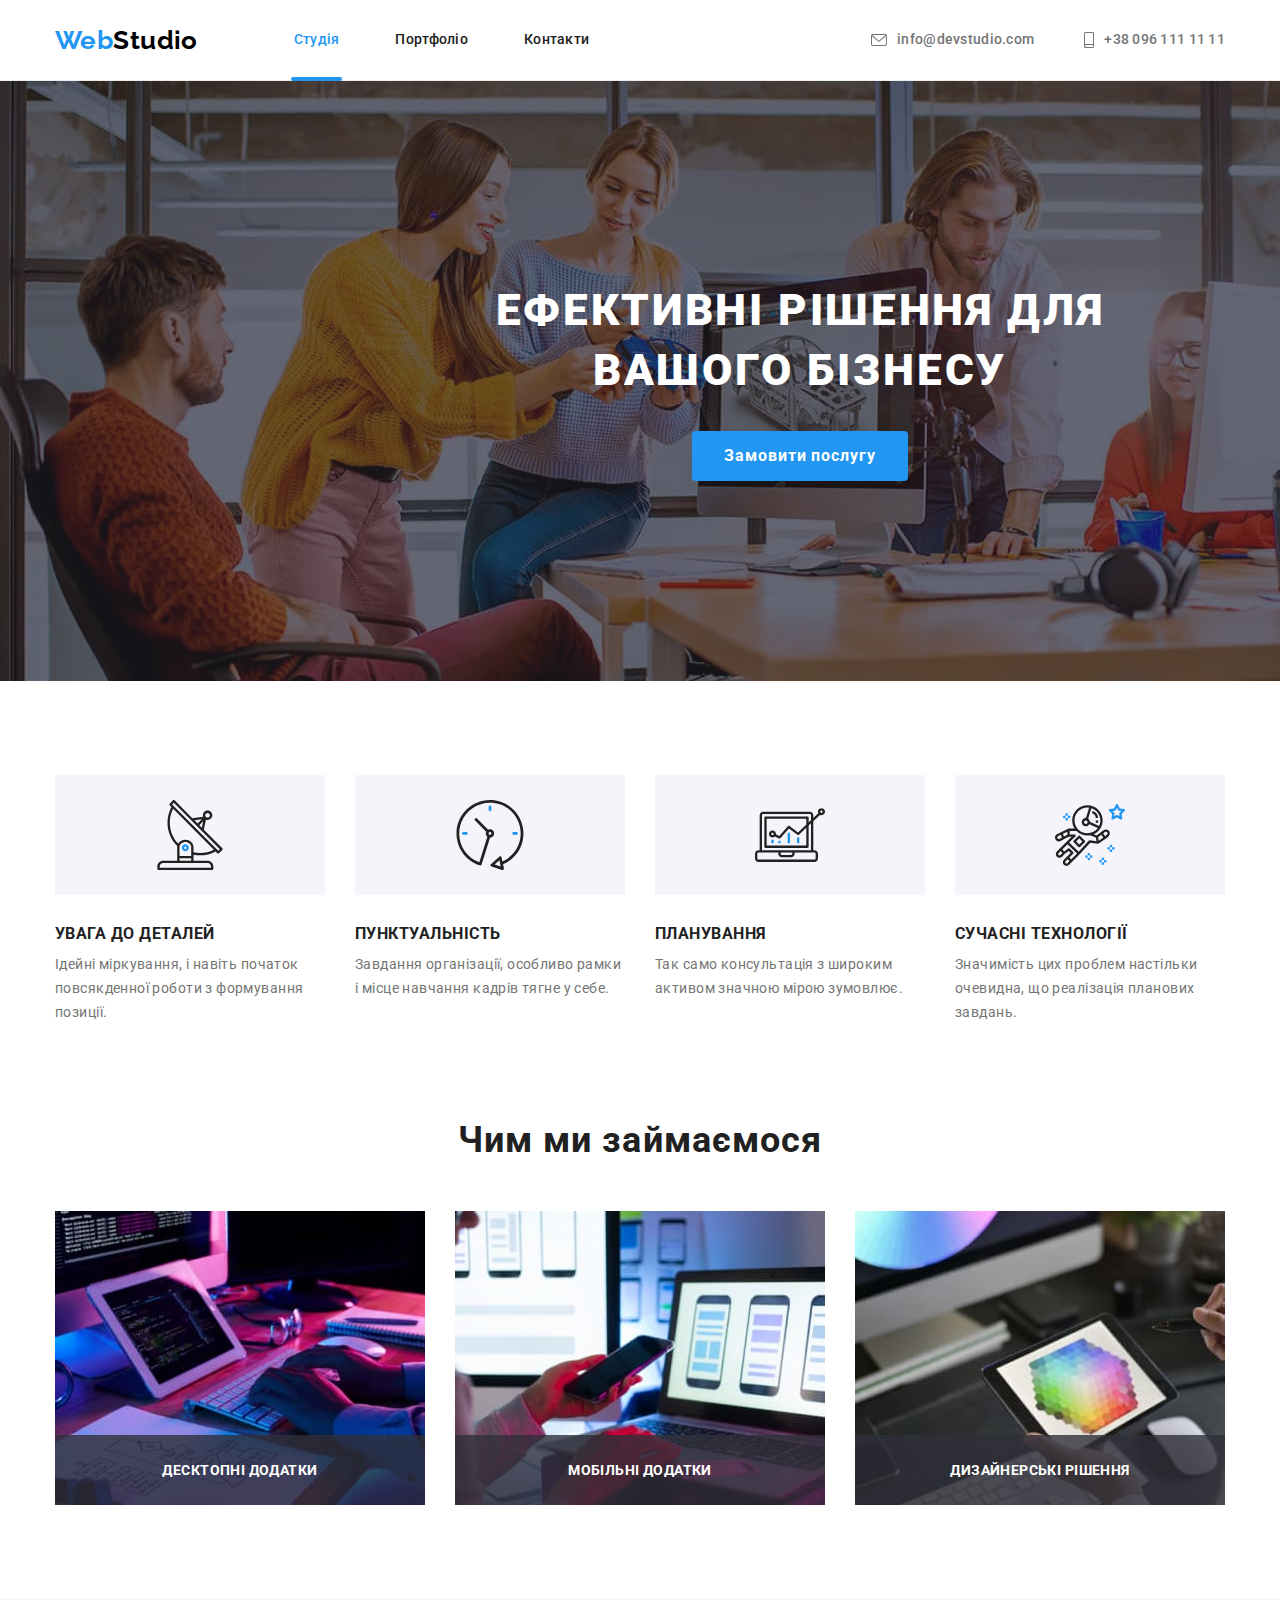
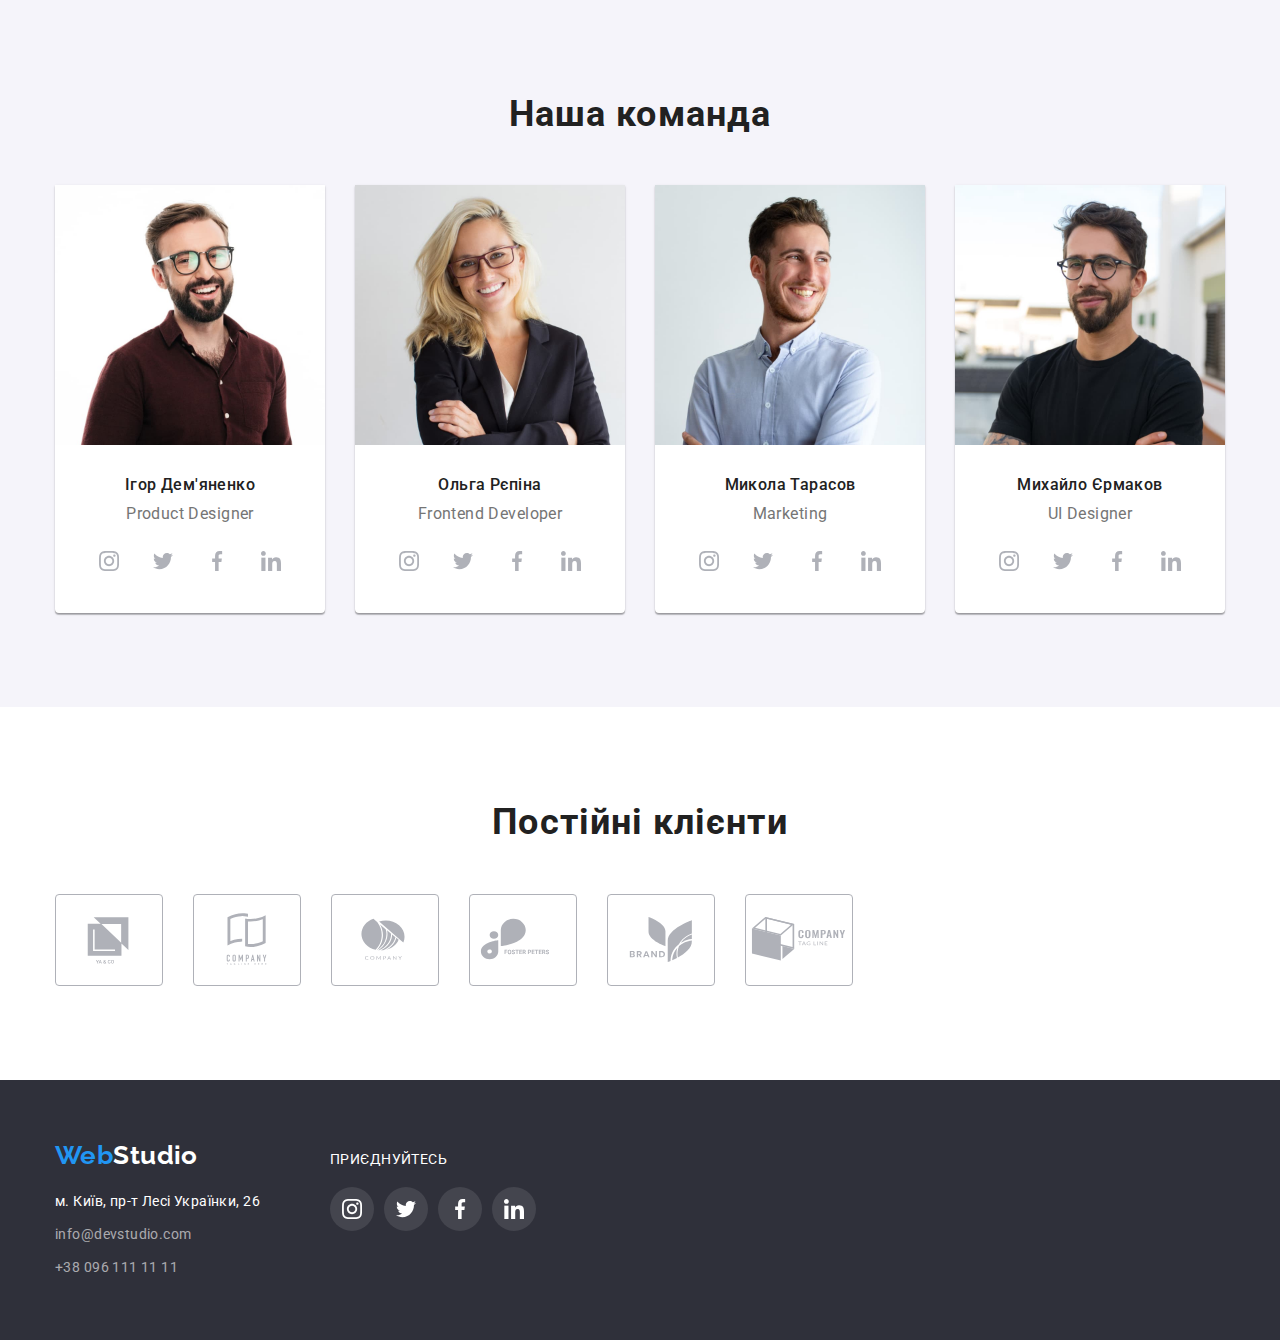
<file: index.html>
<!DOCTYPE html>
<html lang="uk">
  <head>
    <meta charset="UTF-8" />
    <meta http-equiv="X-UA-Compatible" content="IE=edge" />
    <meta name="viewport" content="width=device-width, initial-scale=1.0" />
    <title>Веб студія</title>
    <link rel="preconnect" href="https://fonts.googleapis.com" />
    <link rel="preconnect" href="https://fonts.gstatic.com" crossorigin />
    <link href="https://fonts.googleapis.com/css2?family=Raleway:wght@700&family=Roboto:wght@400;500;700;900&display=swap" rel="stylesheet" />
    <link rel="stylesheet" href="https://cdnjs.cloudflare.com/ajax/libs/modern-normalize/1.1.0/modern-normalize.min.css" />
    <link rel="stylesheet" href="./css/styles.css" />
  </head>
  <body class="page">
    <!--Верхня лінія-->
    <header class="head">
      <div class="line container">
        <nav class="nav-site">
          <a class="link logo" href="./index.html" lang="en">Web<span class="logo-header">Studio</span></a>
          <ul class="list-nav list">
            <li class="item">
              <a class="current link" href="./index.html">Студія</a>
            </li>
            <li class="item">
              <a class="link" href="./portfolio.html">Портфоліо</a>
            </li>
            <li class="item">
              <a class="link" href="#">Контакти</a>
            </li>
          </ul>
        </nav>
        <ul class="contacts-header list">
          <li class="item">
            <a class="link" href="mailto:info@devstudio.com" target="_blank" rel="noopener noreferrer nofollow">
              <svg aria-label="іконка конверту" class="contacts-mail-icon" width="16" height="12">
                <use href="./imeges/symbol-defs.svg#icon-envelope"></use>
              </svg>
              info@devstudio.com</a
            >
          </li>
          <li class="item">
            <a class="link" href="tel:+380961111111" target="_blank" rel="noopener noreferrer nofollow">
              <svg aria-label="іконка телефону" class="contacts-tel-icon" width="10" height="16">
                <use href="./imeges/symbol-defs.svg#icon-smartphone"></use>
              </svg>
              +38 096 111 11 11</a
            >
          </li>
        </ul>
      </div>
    </header>
    <main>
      <!--Шапка-->
      <section class="hat-site">
        <h1 class="title">Ефективні рішення для вашого бізнесу</h1>
        <button type="button" class="button" data-modal-open>Замовити послугу</button>
      </section>
      <!-- Особливості -->
      <section class="section">
        <div class="container">
          <h2 class="title visually-hidden">Особливості</h2>
          <ul class="our-features list">
            <li class="item">
              <div class="features-icon-box">
                <svg aria-label="іконка антени" class="features-icon">
                  <use href="./imeges/symbol-defs.svg#icon-antenna"></use>
                </svg>
              </div>
              <h3 class="our-features-title">Увага до деталей</h3>
              <p class="our-features-text">Ідейні міркування, і навіть початок повсякденної роботи з формування позиції.</p>
            </li>
            <li class="item">
              <div class="features-icon-box">
                <svg aria-label="іконка годинника" class="features-icon">
                  <use href="./imeges/symbol-defs.svg#icon-clock"></use>
                </svg>
              </div>
              <h3 class="our-features-title">Пунктуальність</h3>
              <p class="our-features-text">Завдання організації, особливо рамки і місце навчання кадрів тягне у себе.</p>
            </li>
            <li class="item">
              <div class="features-icon-box">
                <svg aria-label="іконка діаграми" class="features-icon">
                  <use href="./imeges/symbol-defs.svg#icon-diagram"></use>
                </svg>
              </div>
              <h3 class="our-features-title">Планування</h3>
              <p class="our-features-text">Так само консультація з широким активом значною мірою зумовлює.</p>
            </li>
            <li class="item">
              <div class="features-icon-box">
                <svg aria-label="іконка астронавта" class="features-icon">
                  <use href="./imeges/symbol-defs.svg#icon-astronaut"></use>
                </svg>
              </div>
              <h3 class="our-features-title">Сучасні технології</h3>
              <p class="our-features-text">Значимість цих проблем настільки очевидна, що реалізація планових завдань.</p>
            </li>
          </ul>
        </div>
      </section>
      <!--Чим займаємось-->
      <section class="occupation section">
        <div class="container">
          <h2 class="title">Чим ми займаємося</h2>
          <ul class="our-occupation list">
            <li class="item">
              <div class="our-occupation-box">
                <img src="./imeges/box1.jpg" alt="людина працює за комп'ютером" width="370" />
                <p class="text">Десктопні додатки</p>
              </div>
            </li>
            <li class="item">
              <div class="our-occupation-box">
                <img src="./imeges/box2.jpg" alt="людина з телефоном працює за комп'ютером" width="370" />
                <p class="text">Мобільні додатки</p>
              </div>
            </li>
            <li class="item">
              <div class="our-occupation-box">
                <img src="./imeges/box3.jpg" alt="людина працює з планшетом" width="370" />
                <p class="text">Дизайнерські рішення</p>
              </div>
            </li>
          </ul>
        </div>
      </section>
      <!--Наша команда-->
      <section class="our-team section">
        <div class="container">
          <h2 class="title">Наша команда</h2>
          <ul class="our-team-list list">
            <li class="item list-team">
              <img src="./imeges/img1.jpg" alt="Ігор Дем'яненко" width="270" />
              <div class="nave-position">
                <h3 class="name">Ігор Дем'яненко</h3>
                <p class="job-title" lang="en">Product Designer</p>
                <ul class="social-list list">
                  <li class="social-list-item">
                    <a class="social-list-link" href=""
                      ><svg aria-label="іконка інстаграму" class="social-list-icon" width="20" height="20">
                        <use href="./imeges/symbol-defs.svg#icon-instagram"></use></svg
                    ></a>
                  </li>
                  <li class="social-list-item">
                    <a class="social-list-link" href=""
                      ><svg aria-label="іконка твітеру" class="social-list-icon" width="20" height="20">
                        <use href="./imeges/symbol-defs.svg#icon-twitter"></use></svg
                    ></a>
                  </li>
                  <li class="social-list-item">
                    <a class="social-list-link" href=""
                      ><svg aria-label="іконка фейсбуку" class="social-list-icon" width="20" height="20">
                        <use href="./imeges/symbol-defs.svg#icon-facebook"></use></svg
                    ></a>
                  </li>
                  <li class="social-list-item">
                    <a class="social-list-link" href=""
                      ><svg aria-label="іконка лінкедіну" class="social-list-icon" width="20" height="20">
                        <use href="./imeges/symbol-defs.svg#icon-linkedin"></use></svg
                    ></a>
                  </li>
                </ul>
              </div>
            </li>

            <li class="item list-team">
              <img src="./imeges/img2.jpg" alt="Ольга Рєпіна" width="270" />
              <div class="nave-position">
                <h3 class="name">Ольга Рєпіна</h3>
                <p class="job-title" lang="en">Frontend Developer</p>
                <ul class="social-list list">
                  <li class="social-list-item">
                    <a class="social-list-link" href=""
                      ><svg aria-label="іконка інстаграму" class="social-list-icon" width="20" height="20">
                        <use href="./imeges/symbol-defs.svg#icon-instagram"></use></svg
                    ></a>
                  </li>
                  <li class="social-list-item">
                    <a class="social-list-link" href=""
                      ><svg aria-label="іконка твітеру" class="social-list-icon" width="20" height="20">
                        <use href="./imeges/symbol-defs.svg#icon-twitter"></use></svg
                    ></a>
                  </li>
                  <li class="social-list-item">
                    <a class="social-list-link" href=""
                      ><svg aria-label="іконка фейсбуку" class="social-list-icon" width="20" height="20">
                        <use href="./imeges/symbol-defs.svg#icon-facebook"></use></svg
                    ></a>
                  </li>
                  <li class="social-list-item">
                    <a class="social-list-link" href=""
                      ><svg aria-label="іконка лінкедіну" class="social-list-icon" width="20" height="20">
                        <use href="./imeges/symbol-defs.svg#icon-linkedin"></use></svg
                    ></a>
                  </li>
                </ul>
              </div>
            </li>

            <li class="item list-team">
              <img src="./imeges/img3.jpg" alt="Микола Тарасов" width="270" />
              <div class="nave-position">
                <h3 class="name">Микола Тарасов</h3>
                <p class="job-title" lang="en">Marketing</p>
                <ul class="social-list list">
                  <li class="social-list-item">
                    <a class="social-list-link" href=""
                      ><svg aria-label="іконка інстаграму" class="social-list-icon" width="20" height="20">
                        <use href="./imeges/symbol-defs.svg#icon-instagram"></use></svg
                    ></a>
                  </li>
                  <li class="social-list-item">
                    <a class="social-list-link" href=""
                      ><svg aria-label="іконка твітеру" class="social-list-icon" width="20" height="20">
                        <use href="./imeges/symbol-defs.svg#icon-twitter"></use></svg
                    ></a>
                  </li>
                  <li class="social-list-item">
                    <a class="social-list-link" href=""
                      ><svg aria-label="іконка фейсбуку" class="social-list-icon" width="20" height="20">
                        <use href="./imeges/symbol-defs.svg#icon-facebook"></use></svg
                    ></a>
                  </li>
                  <li class="social-list-item">
                    <a class="social-list-link" href=""
                      ><svg aria-label="іконка лінкедіну" class="social-list-icon" width="20" height="20">
                        <use href="./imeges/symbol-defs.svg#icon-linkedin"></use></svg
                    ></a>
                  </li>
                </ul>
              </div>
            </li>

            <li class="item list-team">
              <img src="./imeges/img4.jpg" alt="Михайло Єрмаков" width="270" />
              <div class="nave-position">
                <h3 class="name">Михайло Єрмаков</h3>
                <p class="job-title" lang="en">UI Designer</p>
                <ul class="social-list list">
                  <li class="social-list-item">
                    <a class="social-list-link" href=""
                      ><svg aria-label="іконка інстаграму" class="social-list-icon" width="20" height="20">
                        <use href="./imeges/symbol-defs.svg#icon-instagram"></use></svg
                    ></a>
                  </li>
                  <li class="social-list-item">
                    <a class="social-list-link" href=""
                      ><svg aria-label="іконка твітеру" class="social-list-icon" width="20" height="20">
                        <use href="./imeges/symbol-defs.svg#icon-twitter"></use></svg
                    ></a>
                  </li>
                  <li class="social-list-item">
                    <a class="social-list-link" href=""
                      ><svg aria-label="іконка фейсбуку" class="social-list-icon" width="20" height="20">
                        <use href="./imeges/symbol-defs.svg#icon-facebook"></use></svg
                    ></a>
                  </li>
                  <li class="social-list-item">
                    <a class="social-list-link" href=""
                      ><svg aria-label="іконка лінкедіну" class="social-list-icon" width="20" height="20">
                        <use href="./imeges/symbol-defs.svg#icon-linkedin"></use></svg
                    ></a>
                  </li>
                </ul>
              </div>
            </li>
          </ul>
        </div>
      </section>
      <!-- Постійні клієнти -->
      <section class="customers section">
        <div class="container">
          <h2 class="title">Постійні клієнти</h2>
          <ul class="customers-list list">
            <li class="customers-item">
              <a href="" class="customers-link link">
                <svg aria-label="іконка компанії 1" class="customers-link-icon" width="106" height="60">
                  <use href="./imeges/symbol-defs.svg#icon-company-1"></use>
                </svg>
              </a>
            </li>
            <li class="customers-item">
              <a href="" class="customers-link">
                <svg aria-label="іконка компанії 2" class="customers-link-icon" width="106" height="60">
                  <use href="./imeges/symbol-defs.svg#icon-company-2"></use>
                </svg>
              </a>
            </li>
            <li class="customers-item">
              <a href="" class="customers-link">
                <svg aria-label="іконка компанії 3" class="customers-link-icon" width="106" height="60">
                  <use href="./imeges/symbol-defs.svg#icon-company-3"></use>
                </svg>
              </a>
            </li>
            <li class="customers-item">
              <a href="" class="customers-link">
                <svg aria-label="іконка компанії 4" class="customers-link-icon" width="106" height="60">
                  <use href="./imeges/symbol-defs.svg#icon-company-4"></use>
                </svg>
              </a>
            </li>
            <li class="customers-item">
              <a href="" class="customers-link">
                <svg aria-label="іконка компанії 5" class="customers-link-icon" width="106" height="60">
                  <use href="./imeges/symbol-defs.svg#icon-company-5"></use>
                </svg>
              </a>
            </li>
            <li class="customers-item">
              <a href="" class="customers-link">
                <svg aria-label="іконка компанії 6" class="customers-link-icon" width="106" height="60">
                  <use href="./imeges/symbol-defs.svg#icon-company-6"></use>
                </svg>
              </a>
            </li>
          </ul>
        </div>
      </section>
    </main>
    <!--Підвал-->
    <footer class="footer">
      <div class="footer-container container">
        <div class="address-box">
          <a class="link logo" href="./index.html" lang="en">Web<span class="logo-footer">Studio</span></a>
          <address class="address">
            <ul class="list">
              <li class="address-item">
                <a class="link-address link" href="https://goo.gl/maps/CPtrU1FHBa2aNyZL9" target="_blank" rel="noopener noreferrer nofollow"
                  >м. Київ, пр-т Лесі Українки, 26</a
                >
              </li>
              <li class="contacts-item">
                <a class="link-contacts link" href="mailto:info@devstudio.com">info@devstudio.com</a>
              </li>
              <li class="contacts-item">
                <a class="link-contacts link" href="tel:+380961111111">+38 096 111 11 11</a>
              </li>
            </ul>
          </address>
        </div>

        <div class="social-footer">
          <p class="social-text-footer">приєднуйтесь</p>
          <ul class="social-list-footer list">
            <li class="social-item-footer">
              <a class="social-link-footer" href=""
                ><svg aria-label="іконка інстаграму" class="social-icon-footer" width="20" height="20">
                  <use href="./imeges/symbol-defs.svg#icon-instagram"></use></svg
              ></a>
            </li>
            <li class="social-item-footer">
              <a class="social-link-footer" href=""
                ><svg aria-label="іконка твітеру" class="social-icon-footer" width="20" height="20">
                  <use href="./imeges/symbol-defs.svg#icon-twitter"></use></svg
              ></a>
            </li>
            <li class="social-item-footer">
              <a class="social-link-footer" href=""
                ><svg aria-label="іконка фейсбуку" class="social-icon-footer" width="20" height="20">
                  <use href="./imeges/symbol-defs.svg#icon-facebook"></use></svg
              ></a>
            </li>
            <li class="social-item-footer">
              <a class="social-link-footer" href=""
                ><svg aria-label="іконка лінкедіну" class="social-icon-footer" width="20" height="20">
                  <use href="./imeges/symbol-defs.svg#icon-linkedin"></use></svg
              ></a>
            </li>
          </ul>
        </div>
      </div>
    </footer>
    <div class="backdrop is-hidden" data-modal>
      <div class="modal">
        <button class="button" type="button" data-modal-close>
          <svg aria-label="іконка закриття" class="close-ikon" width="18" height="18">
            <use href="./imeges/symbol-defs.svg#icon-close"></use>
          </svg>
        </button>
      </div>
    </div>
    <script src="./js/modal.js"></script>
  </body>
</html>
</file>
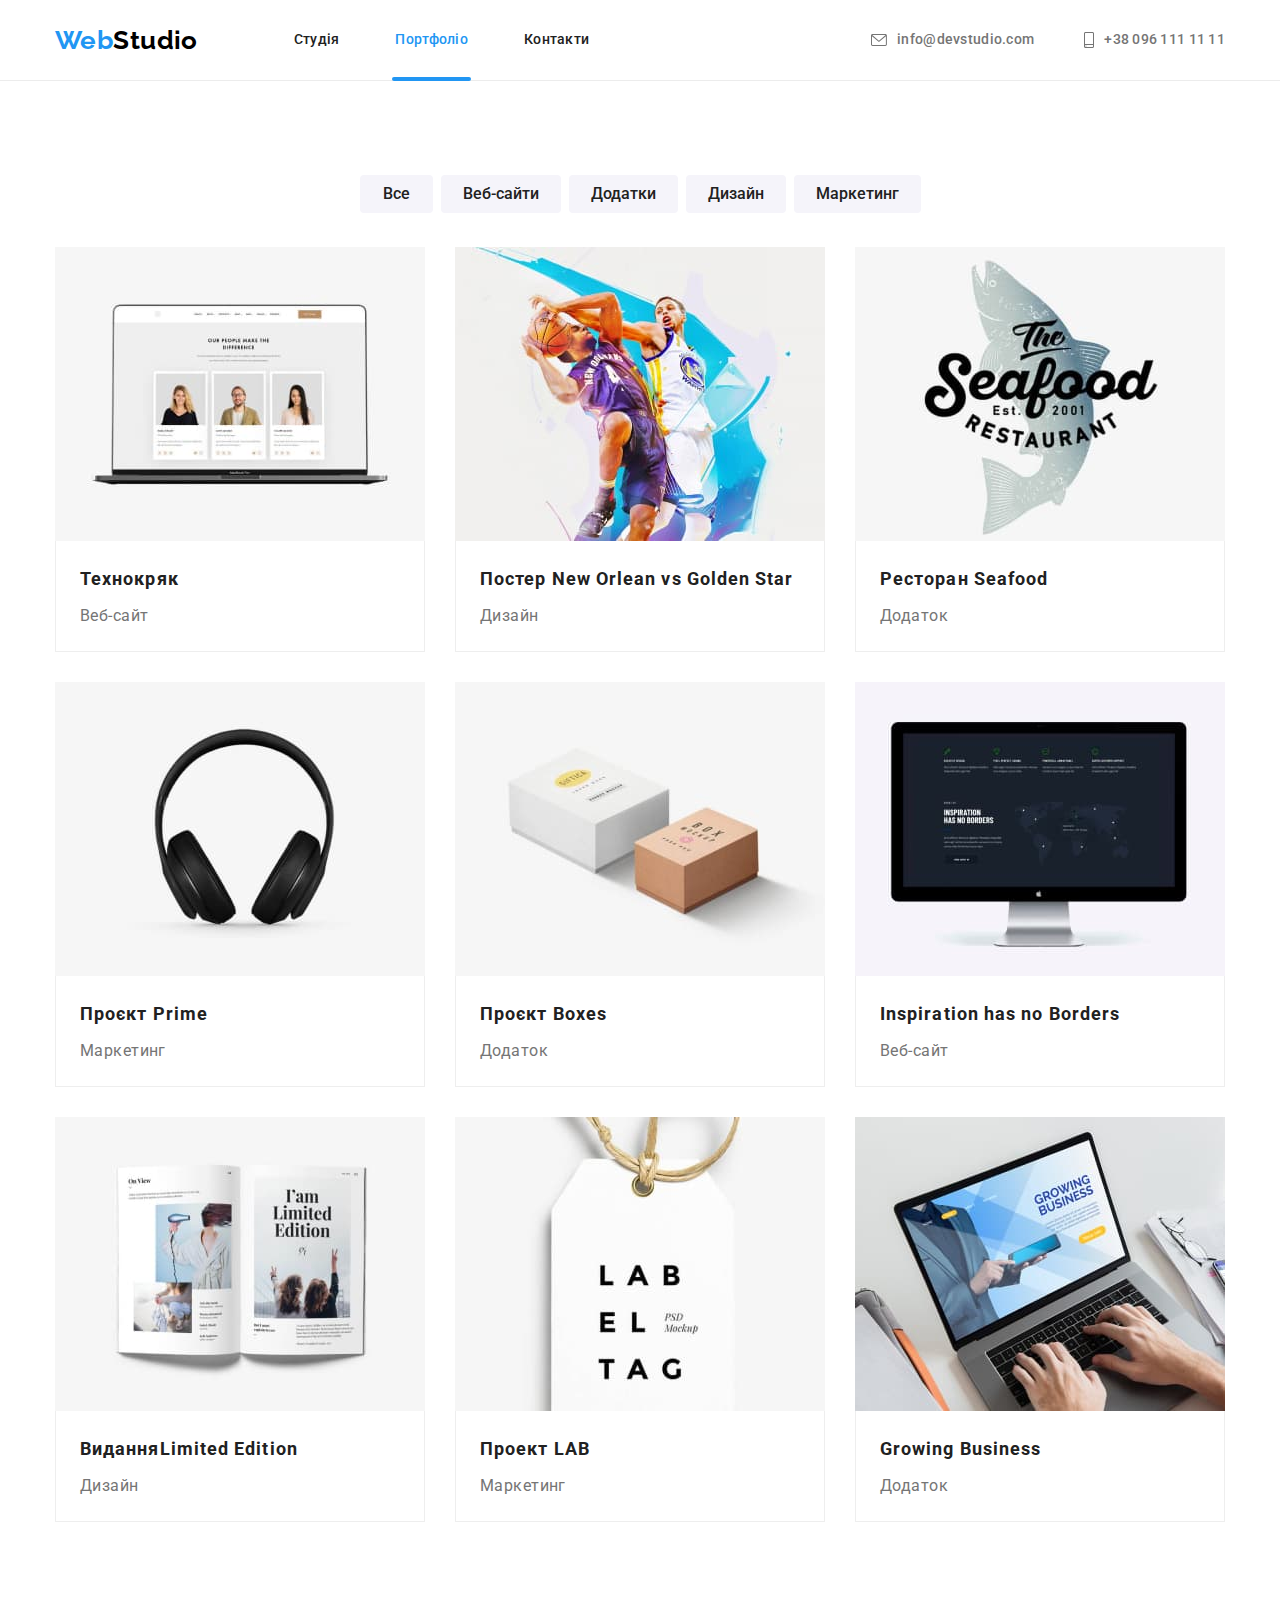
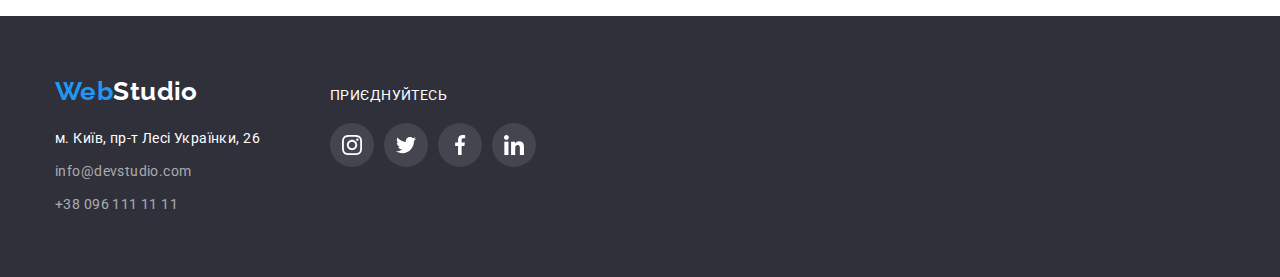
<file: portfolio.html>
<!DOCTYPE html>
<html lang="uk">
  <head>
    <meta charset="UTF-8" />
    <meta http-equiv="X-UA-Compatible" content="IE=edge" />
    <meta name="viewport" content="width=device-width, initial-scale=1.0" />
    <title>Портфоліо</title>
    <link rel="preconnect" href="https://fonts.googleapis.com" />
    <link rel="preconnect" href="https://fonts.gstatic.com" crossorigin />
    <link href="https://fonts.googleapis.com/css2?family=Raleway:wght@700&family=Roboto:wght@400;500;700;900&display=swap" rel="stylesheet" />
    <link rel="stylesheet" href="https://cdnjs.cloudflare.com/ajax/libs/modern-normalize/1.1.0/modern-normalize.min.css" />
    <link rel="stylesheet" href="./css/styles.css" />
  </head>
  <body class="page">
    <!--Верхня лінія-->
    <header class="head">
      <div class="line container">
        <nav class="nav-site">
          <a class="link logo" href="./index.html" lang="en">Web<span class="logo-header">Studio</span></a>
          <ul class="list-nav list">
            <li class="item">
              <a class="link" href="./index.html">Студія</a>
            </li>
            <li class="item">
              <a class="link current" href="./portfolio.html">Портфоліо</a>
            </li>
            <li class="item">
              <a class="link" href="#">Контакти</a>
            </li>
          </ul>
        </nav>
        <ul class="contacts-header list">
          <li class="item">
            <a class="link" href="mailto:info@devstudio.com" target="_blank" rel="noopener noreferrer nofollow">
              <svg aria-label="іконка конверту" class="contacts-mail-icon" width="16" height="12">
                <use href="./imeges/symbol-defs.svg#icon-envelope"></use>
              </svg>
              info@devstudio.com</a
            >
          </li>
          <li class="item">
            <a class="link" href="tel:+380961111111" target="_blank" rel="noopener noreferrer nofollow">
              <svg aria-label="іконка телефону" class="contacts-tel-icon" width="10" height="16">
                <use href="./imeges/symbol-defs.svg#icon-smartphone"></use>
              </svg>
              +38 096 111 11 11</a
            >
          </li>
        </ul>
      </div>
    </header>
    <!--Портфоліо-->
    <main>
      <section class="portfolio section">
        <div class="container">
          <h1 class="title visually-hidden">Портфоліо</h1>
          <ul class="menu list">
            <li class="item"><button class="button" type="button">Все</button></li>
            <li class="item"><button class="button" type="button">Веб-сайти</button></li>
            <li class="item"><button class="button" type="button">Додатки</button></li>
            <li class="item"><button class="button" type="button">Дизайн</button></li>
            <li class="item"><button class="button" type="button">Маркетинг</button></li>
          </ul>
          <ul class="work list">
            <a href="" class="work-link link">
              <li class="item">
                <div class="work-link-box">
                  <img src="./imeges/portfolio/img1.jpg" alt="Відкритий ноутбук" width="370" />
                  <p class="overlay">
                    Ресурс пропонує комплексні пропозиції з різним рівнем функціоналу та сервісів. Все це дозволить відвідувачу отримати вичерпні
                    відомості про компанію чи приватну особу.
                  </p>
                </div>
                <div class="description">
                  <h2 class="work-title">Технокряк</h2>
                  <p class="work-text">Веб-сайт</p>
                </div>
              </li>
            </a>

            <a href="" class="work-link link">
              <li class="item">
                <div class="work-link-box">
                  <img src="./imeges/portfolio/img2.jpg" alt="Боротьба баскетболістів" width="370" />
                  <p class="overlay">
                    Ресурс пропонує комплексні пропозиції з різним рівнем функціоналу та сервісів. Все це дозволить відвідувачу отримати вичерпні
                    відомості про компанію чи приватну особу.
                  </p>
                </div>
                <div class="description">
                  <h2 class="work-title">Постер <span lang="en">New Orlean vs Golden Star</span></h2>
                  <p class="work-text">Дизайн</p>
                </div>
              </li>
            </a>

            <a href="" class="work-link link">
              <li class="item">
                <div class="work-link-box">
                  <img src="./imeges/portfolio/img3.jpg" alt="Логотип ресторану" width="370" />
                  <p class="overlay">
                    Ресурс пропонує комплексні пропозиції з різним рівнем функціоналу та сервісів. Все це дозволить відвідувачу отримати вичерпні
                    відомості про компанію чи приватну особу.
                  </p>
                </div>
                <div class="description">
                  <h2 class="work-title">Ресторан <span lang="en">Seafood</span></h2>
                  <p class="work-text">Додаток</p>
                </div>
              </li>
            </a>

            <a href="" class="work-link link">
              <li class="item">
                <div class="work-link-box">
                  <img src="./imeges/portfolio/img4.jpg" alt="Навушники" width="370" />
                  <p class="overlay">
                    Ресурс пропонує комплексні пропозиції з різним рівнем функціоналу та сервісів. Все це дозволить відвідувачу отримати вичерпні
                    відомості про компанію чи приватну особу.
                  </p>
                </div>
                <div class="description">
                  <h2 class="work-title">Проєкт <span lang="en">Prime</span></h2>
                  <p class="work-text">Маркетинг</p>
                </div>
              </li>
            </a>

            <a href="" class="work-link link">
              <li class="item">
                <div class="work-link-box">
                  <img src="./imeges/portfolio/img5.jpg" alt="Дві коробки" width="370" />
                  <p class="overlay">
                    Ресурс пропонує комплексні пропозиції з різним рівнем функціоналу та сервісів. Все це дозволить відвідувачу отримати вичерпні
                    відомості про компанію чи приватну особу.
                  </p>
                </div>
                <div class="description">
                  <h2 class="work-title">Проєкт <span lang="en">Boxes</span></h2>
                  <p class="work-text">Додаток</p>
                </div>
              </li>
            </a>

            <a href="" class="work-link link">
              <li class="item">
                <div class="work-link-box">
                  <img src="./imeges/portfolio/img6.jpg" alt="Монітор" width="370" />
                  <p class="overlay">
                    Ресурс пропонує комплексні пропозиції з різним рівнем функціоналу та сервісів. Все це дозволить відвідувачу отримати вичерпні
                    відомості про компанію чи приватну особу.
                  </p>
                </div>
                <div class="description">
                  <h2 class="work-title" lang="en">Inspiration has no Borders</h2>
                  <p class="work-text">Веб-сайт</p>
                </div>
              </li>
            </a>

            <a href="" class="work-link link">
              <li class="item">
                <div class="work-link-box">
                  <img src="./imeges/portfolio/img7.jpg" alt="Відкрити журнал" width="370" />
                  <p class="overlay">
                    Ресурс пропонує комплексні пропозиції з різним рівнем функціоналу та сервісів. Все це дозволить відвідувачу отримати вичерпні
                    відомості про компанію чи приватну особу.
                  </p>
                </div>
                <div class="description">
                  <h2 class="work-title">Видання<span lang="en">Limited Edition</span></h2>
                  <p class="work-text">Дизайн</p>
                </div>
              </li>
            </a>

            <a href="" class="work-link link">
              <li class="item">
                <div class="work-link-box">
                  <img src="./imeges/portfolio/img8.jpg" alt="Табличка з написом" width="370" />
                  <p class="overlay">
                    Ресурс пропонує комплексні пропозиції з різним рівнем функціоналу та сервісів. Все це дозволить відвідувачу отримати вичерпні
                    відомості про компанію чи приватну особу.
                  </p>
                </div>
                <div class="description">
                  <h2 class="work-title">Проект <span lang="en">LAB</span></h2>
                  <p class="work-text">Маркетинг</p>
                </div>
              </li>
            </a>

            <a href="" class="work-link link">
              <li class="item">
                <div class="work-link-box">
                  <img src="./imeges/portfolio/img9.jpg" alt="Людина працює на ноутбуці" width="370" />
                  <p class="overlay">
                    Ресурс пропонує комплексні пропозиції з різним рівнем функціоналу та сервісів. Все це дозволить відвідувачу отримати вичерпні
                    відомості про компанію чи приватну особу.
                  </p>
                </div>
                <div class="description">
                  <h2 class="work-title" lang="en">Growing Business</h2>
                  <p class="work-text">Додаток</p>
                </div>
              </li>
            </a>
          </ul>
        </div>
      </section>
    </main>
    <!--Підвал-->
    <footer class="footer">
      <div class="footer-container container">
        <div class="address-box">
          <a class="link logo" href="./index.html" lang="en">Web<span class="logo-footer">Studio</span></a>
          <address class="address">
            <ul class="list">
              <li class="address-item">
                <a class="link-address link" href="https://goo.gl/maps/CPtrU1FHBa2aNyZL9" target="_blank" rel="noopener noreferrer nofollow"
                  >м. Київ, пр-т Лесі Українки, 26</a
                >
              </li>
              <li class="contacts-item">
                <a class="link-contacts link" href="mailto:info@devstudio.com">info@devstudio.com</a>
              </li>
              <li class="contacts-item">
                <a class="link-contacts link" href="tel:+380961111111">+38 096 111 11 11</a>
              </li>
            </ul>
          </address>
        </div>

        <div class="social-footer">
          <p class="social-text-footer">приєднуйтесь</p>
          <ul class="social-list-footer list">
            <li class="social-item-footer">
              <a class="social-link-footer" href=""
                ><svg aria-label="іконка інстаграму" class="social-icon-footer" width="20" height="20">
                  <use href="./imeges/symbol-defs.svg#icon-instagram"></use></svg
              ></a>
            </li>
            <li class="social-item-footer">
              <a class="social-link-footer" href=""
                ><svg aria-label="іконка твітеру" class="social-icon-footer" width="20" height="20">
                  <use href="./imeges/symbol-defs.svg#icon-twitter"></use></svg
              ></a>
            </li>
            <li class="social-item-footer">
              <a class="social-link-footer" href=""
                ><svg aria-label="іконка фейсбуку" class="social-icon-footer" width="20" height="20">
                  <use href="./imeges/symbol-defs.svg#icon-facebook"></use></svg
              ></a>
            </li>
            <li class="social-item-footer">
              <a class="social-link-footer" href=""
                ><svg aria-label="іконка лінкедіну" class="social-icon-footer" width="20" height="20">
                  <use href="./imeges/symbol-defs.svg#icon-linkedin"></use></svg
              ></a>
            </li>
          </ul>
        </div>
      </div>
    </footer>
  </body>
</html>
</file>
<file: css/styles.css>
:root {
  --basic-text-color: #757575;
  --secondary-text-color: #212121;
  --white-text-color: #ffffff;
  --black-text-color: #000000;
  --accent-color: #2196f3;
  --basic-bg-color: #ffffff;
  --secondary-bg-color: #f5f4fa;
  --accent-bg-color: #2196f3;
  --header-footer-bg-color: #2f303a;
  --active-accent-bg-color: #188ce8;
  --footer-contacts-color: rgba(255, 255, 255, 0.6);
  --border-line-color: #ececec;
  --border-box-color: #eeeeee;
  --social-icon-color: #afb1b8;
  --link-icon-footer-color: rgba(255, 255, 255, 0.1);
  --transition-dur-fun: 250ms cubic-bezier(0.4, 0, 0.2, 1);
}
/* body */

body {
  background-color: var(--basic-bg-color);
  color: var(--basic-text-color);
  font-size: 14px;
  font-family: Roboto, sans-serif;
  letter-spacing: 0.03em;
}
.section {
  padding-top: 94px;
  padding-bottom: 94px;
  background-color: var(--basic-bg-color);
}
img {
  display: block;
  max-width: 100%;
  height: auto;
}
h1,
h2,
h3,
p {
  margin-top: 0;
  margin-bottom: 0;
}
ul {
  margin-top: 0;
  margin-bottom: 0;
  padding-left: 0;
}
.visually-hidden {
  position: absolute;
  white-space: nowrap;
  width: 1px;
  height: 1px;
  overflow: hidden;
  border: 0;
  padding: 0;
  clip: rect(0 0 0 0);
  clip-path: inset(50%);
  margin: -1px;
}
.list {
  list-style: none;
}
.link {
  text-decoration: none;
}

.container {
  width: 1200px;
  margin-left: auto;
  margin-right: auto;
  padding-left: 15px;
  padding-right: 15px;
}

/* header */
.head {
  border-bottom: 1px solid var(--border-line-color);
}
.line {
  display: flex;
  align-items: center;
}
.nav-site {
  display: flex;
  align-items: center;
  justify-content: flex-start;
}
.logo {
  color: var(--accent-color);
  font-family: Raleway, sans-serif;
  font-weight: 700;
  font-size: 26px;
  line-height: 1.19;
}
.logo-header {
  color: var(--black-text-color);
}
.list-nav {
  display: flex;
  margin-left: 93px;
}

.list-nav .item + .item {
  margin-left: 50px;
}
.contacts-header {
  display: flex;
  margin-left: auto;
}
.contacts-header .item + .item {
  margin-left: 50px;
}

/* link */

.list-nav .link {
  position: relative;
  display: block;
  padding: 32px 3px;
  color: var(--secondary-text-color);
  font-weight: 500;
  line-height: 1.14;
  letter-spacing: 0.02em;

  transition: color var(--transition-dur-fun);
}
.list-nav .link::after {
  position: absolute;
  left: 0;
  bottom: -1px;
  content: "";
  display: block;
  width: 100%;
  height: 4px;
  background-color: var(--accent-bg-color);
  border-radius: 2px;
  opacity: 0;
  transition: opacity var(--transition-dur-fun);
}
.list-nav .current {
  color: var(--accent-color);
}
.list-nav .current::after {
  position: absolute;
  left: 0;
  bottom: -1px;
  content: "";
  display: block;
  width: 100%;
  height: 4px;
  background-color: var(--accent-color);
  border-radius: 2px;
  opacity: 1;
}
.list-nav .link:hover:after,
.list-nav .link:focus:after {
  opacity: 1;
}

.list-nav .link:hover,
.list-nav .link:focus {
  color: var(--accent-color);
}

.contacts-header .link {
  display: flex;
  color: var(--basic-text-color);
  font-weight: 500;
  line-height: 1.14;
  letter-spacing: 0.02em;
  column-gap: 10px;
  align-items: center;
  transition: color var(--transition-dur-fun);
}
.contacts-mail-icon,
.contacts-tel-icon {
  fill: currentColor;
}

.contacts-header .link:hover,
.contacts-header .link:focus {
  color: var(--accent-color);
}

/* ========= main ========= */

/* ========= hat ========= */
.hat {
}

.hat-site {
  width: 1600px;
  margin-left: auto;
  margin-right: auto;
  padding: 200px 0;

  background-image: linear-gradient(rgba(47, 48, 58, 0.4), rgba(47, 48, 58, 0.4)), url(../imeges/Img\ .jpg);
  background-color: var(--header-footer-bg-color);

  background-position: center;
  background-size: cover;
  text-align: center;
  align-content: center;
}
.hat-site .title {
  width: 696px;
  margin-left: auto;
  margin-right: auto;
  margin-bottom: 30px;
  color: var(--white-text-color);
  font-weight: 900;
  font-size: 44px;
  line-height: 1.36;
  letter-spacing: 0.06em;
  text-transform: uppercase;
}
.hat-site .button {
  padding: 10px 32px;

  border: 0;
  border-radius: 4px;

  background-color: var(--accent-bg-color);
  color: var(--white-text-color);
  font-weight: 700;
  font-size: 16px;
  line-height: 1.88;
  align-items: center;
  text-align: center;

  letter-spacing: 0.06em;

  cursor: pointer;
  transition: background-color var(--transition-dur-fun);
}
.hat-site .button:hover,
.hat-site .button:focus {
  background-color: var(--active-accent-bg-color);
}

/* features */

.section .title {
  margin-bottom: 50px;
  color: var(--secondary-text-color);
  font-weight: 700;
  font-size: 36px;
  line-height: 1.17;
  text-align: center;
  letter-spacing: 0.03em;
}
.our-features {
  display: flex;
  margin-right: -30px;
}
.our-features .item {
  flex-basis: calc((100% - 90px) / 4);
  margin-right: 30px;
}
.features-icon-box {
  margin-bottom: 30px;
  display: flex;
  height: 120px;
  background-color: var(--secondary-bg-color);
  align-items: center;
  justify-content: center;
}
.features-icon {
  fill: currentColor;
  width: 70px;
  height: 70px;
}
.our-features-title {
  margin-bottom: 10px;
  color: var(--secondary-text-color);
  font-weight: 700;
  line-height: 1.14;
  letter-spacing: 0.03em;
  text-transform: uppercase;
}
.our-features-text {
  line-height: 1.71;
}

/* ========== our occupation =========== */

.occupation {
  padding-top: 0;
}
.our-occupation {
  display: flex;
  margin-right: -30px;
}
.our-occupation .item {
  margin-right: 30px;
}
.our-occupation-box {
  position: relative;
}
.our-occupation-box .text {
  position: absolute;

  bottom: 0;
  width: 100%;
  height: 70px;
  padding-top: 27px;
  padding-bottom: 27px;

  font-weight: 700;

  text-align: center;
  text-transform: uppercase;
  background: rgba(47, 48, 58, 0.8);

  color: var(--white-text-color);
}

/* ========== our team =========== */

.our-team {
  background-color: var(--secondary-bg-color);
}
.our-team-list {
  display: flex;
  margin-right: -30px;
}
.our-team-list .item {
  text-align: center;
  margin-right: 30px;
}

.nave-position {
  padding: 30px;
}
.name {
  margin-bottom: 10px;
  color: var(--secondary-text-color);
  font-weight: 500;
  font-size: 16px;
  line-height: 1.19;
}
.list-team {
  background-color: var(--basic-bg-color);
  box-shadow: 0px 1px 3px rgba(0, 0, 0, 0.12), 0px 1px 1px rgba(0, 0, 0, 0.14), 0px 2px 1px rgba(0, 0, 0, 0.2);
  border-radius: 0px 0px 4px 4px;
}
.job-title {
  margin-bottom: 16px;
  font-size: 16px;
  line-height: 1.19;
}
.social-list {
  display: flex;
  justify-content: center;
  column-gap: 10px;
}

.social-list-link {
  display: flex;
  align-items: center;
  justify-content: center;
  width: 44px;
  height: 44px;
  border-radius: 50%;
  background-color: var(--basic-bg-color);
  fill: var(--social-icon-color);
  transition: background-color var(--transition-dur-fun), fill var(--transition-dur-fun);
}
.social-list-link:hover,
.social-list-link:focus {
  background-color: var(--accent-color);
  fill: var(--basic-bg-color);
}

/* ========== customers =========== */

.customers-list {
  display: flex;
  gap: 30px;
}
.customers-item {
  flex-basis: calc((100% -150px) / 6);
  height: 92px;
}
.customers-link {
  height: 100%;
  width: 100%;
  display: flex;
  align-items: center;
  justify-content: center;
  border: 1px solid var(--social-icon-color);
  fill: var(--social-icon-color);
  border-radius: 4px;
  transition: fill var(--transition-dur-fun), border var(--transition-dur-fun);
}

.customers-link:hover,
.customers-link:focus {
  fill: var(--accent-color);
  border: 1px solid var(--accent-bg-color);
}

/*============= portfolio ===========*/

.menu {
  margin-bottom: 34px;
  display: flex;
  justify-content: center;
  column-gap: 8px;
}
.menu .item {
  display: flex;
}
.menu .button {
  min-width: 73px;
  border: 0;
  border-radius: 4px;
  padding: 6px 22px;
  color: var(--secondary-text-color);
  background-color: var(--secondary-bg-color);
  font-weight: 500;
  font-size: 16px;
  line-height: 1.62;
  text-align: center;
  cursor: pointer;
  transition: color var(--transition-dur-fun), background-color var(--transition-dur-fun), box-shadow var(--transition-dur-fun);
}
.menu .button:hover,
.menu .button:focus {
  color: var(--white-text-color);
  background-color: var(--accent-bg-color);
  box-shadow: 0px 3px 1px rgba(0, 0, 0, 0.1), 0px 1px 2px rgba(0, 0, 0, 0.08), 0px 2px 2px rgba(0, 0, 0, 0.12);
}
.work {
  display: flex;
  flex-wrap: wrap;
  gap: 30px;
}
.work .item {
  width: 370px;
}
.work-link {
  transition: box-shadow var(--transition-dur-fun);
}

.work-link-box {
  position: relative;
  overflow: hidden;
}

.overlay {
  position: absolute;
  top: 0;
  left: 0;
  width: 100%;
  height: 100%;
  padding: 63px 24px;

  font-weight: 400;
  font-size: 18px;
  line-height: 1.55;

  color: var(--white-text-color);

  background: rgba(33, 150, 243, 0.9);
  overflow: auto;
  transform: translateY(100%);
  transition: transform var(--transition-dur-fun);
}

.work-link:hover,
.work-link:focus {
  box-shadow: 0px 1px 1px rgba(0, 0, 0, 0.12), 0px 4px 4px rgba(0, 0, 0, 0.06), 1px 4px 6px rgba(0, 0, 0, 0.16);
}
.work-link:hover .overlay,
.work-link:focus .overlay {
  transform: translateY(0);
}

.description {
  padding: 20px 24px;
  border-right: 1px solid var(--border-box-color);
  border-bottom: 1px solid var(--border-box-color);
  border-left: 1px solid var(--border-box-color);
}
.work-title {
  margin-bottom: 4px;
  color: var(--secondary-text-color);
  font-weight: 700;
  font-size: 18px;
  line-height: 2;
  letter-spacing: 0.06em;
}
.work-text {
  color: var(--basic-text-color);
  font-size: 16px;
  line-height: 1.88;
}

/* =============footer============= */

.footer {
  background-color: var(--header-footer-bg-color);
  padding-top: 60px;
  padding-bottom: 60px;
}
.footer-container {
  display: flex;
  align-items: baseline;
}
.address-box {
  margin-right: 70px;
}

.logo-footer {
  color: var(--white-text-color);
}
.address {
  margin-top: 20px;
  font-style: normal;
}

.link-address {
  color: var(--white-text-color);
  line-height: 1.71;
  transition: color var(--transition-dur-fun);
}

.link-address:hover,
.link-address:focus {
  color: var(--accent-color);
}
.contacts-item {
  margin-top: 9px;
}
.link-contacts {
  color: var(--footer-contacts-color);
  line-height: 1.71;
  transition: color var(--transition-dur-fun);
}
.link-contacts:hover,
.link-contacts:focus {
  color: var(--accent-color);
}
.social-text-footer {
  margin-bottom: 20px;
  text-transform: uppercase;
  color: var(--white-text-color);
}
.social-list-footer {
  display: flex;
  justify-content: center;
  column-gap: 10px;
}

.social-link-footer {
  display: flex;
  align-items: center;
  justify-content: center;
  width: 44px;
  height: 44px;
  border-radius: 50%;
  background: var(--link-icon-footer-color);
  fill: var(--white-text-color);
  transition: background-color var(--transition-dur-fun);
}

.social-link-footer:hover,
.social-link-footer:focus {
  background-color: var(--accent-color);
}
/* ======= backdrop ======= */
.backdrop {
  position: fixed;
  width: 100%;
  height: 100%;
  left: 0px;
  top: 0px;
  z-index: 99;

  background: rgba(0, 0, 0, 0.2);
  visibility: visible;
  opacity: 1;
  pointer-events: auto;
  transition: visibility var(--transition-dur-fun), opacity var(--transition-dur-fun);
}
.backdrop.is-hidden {
  visibility: hidden;
  opacity: 0;
  pointer-events: none;
}
.modal {
  position: absolute;
  left: 50%;
  top: 50%;
  transform: translate(-50%, -50%);
  width: 528px;
  height: 581px;
  background-color: var(--basic-bg-color);
  box-shadow: 0px 1px 3px rgba(0, 0, 0, 0.12), 0px 1px 1px rgba(0, 0, 0, 0.14), 0px 2px 1px rgba(0, 0, 0, 0.2);
  border-radius: 4px;
}
.modal .button {
  position: absolute;
  right: 8px;
  top: 8px;
  display: flex;
  justify-content: center;
  align-items: center;
  width: 30px;
  height: 30px;
  padding: 0;

  background-color: var(--basic-bg-color);
  border: 1px solid rgba(0, 0, 0, 0.1);
  border-radius: 50%;
}
</file>
